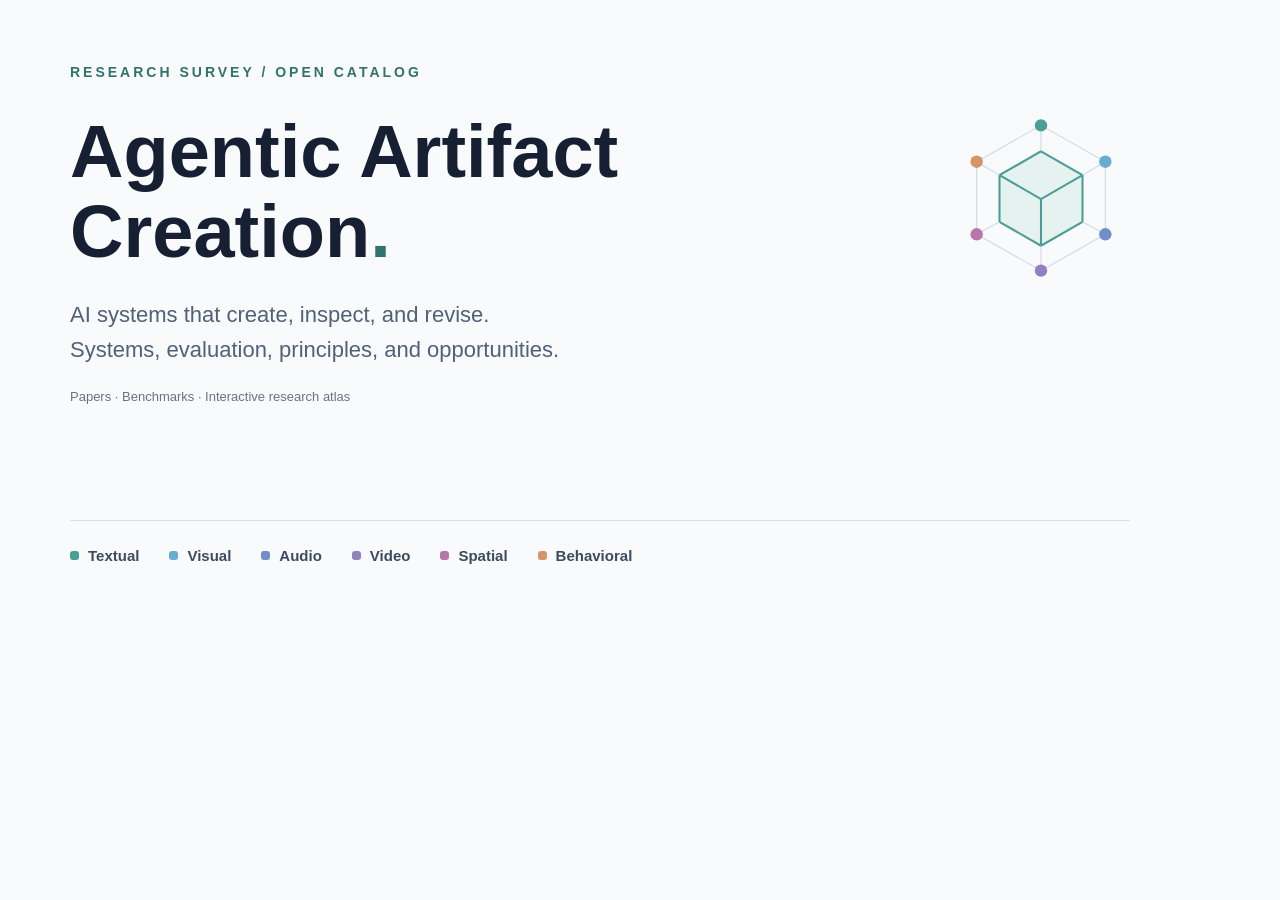
<file: scripts/templates/social-preview.html>
<!doctype html><html lang="en"><head><meta charset="utf-8"><title>Social preview artwork</title><style>
*{box-sizing:border-box}body{margin:0;width:1200px;height:630px;background:#f8fafb;color:#172033;font-family:-apple-system,BlinkMacSystemFont,"Segoe UI",Arial,sans-serif;padding:64px 70px;position:relative}.kicker{font-size:14px;letter-spacing:3px;font-weight:650;color:#2f746e;margin:0 0 32px}h1{font-size:74px;line-height:1.08;margin:0;font-weight:650;letter-spacing:0}h1 span{color:#2f746e}.subtitle{font-size:22px;line-height:1.6;color:#526078;max-width:790px;margin-top:25px}.families{position:absolute;bottom:66px;left:70px;right:70px;display:flex;gap:30px;border-top:1px solid #d6dfe6;padding-top:26px;font-size:15px;color:#3e4a5e}.families b{font-weight:550;display:flex;gap:9px;align-items:center}.families i{display:inline-block;width:9px;height:9px;border-radius:3px;background:var(--c)}svg{position:absolute;right:76px;top:115px;width:166px;height:166px}.foot{font-size:13px;color:#697386;margin-top:22px}
</style></head><body><p class="kicker">RESEARCH SURVEY / OPEN CATALOG</p><h1>Agentic Artifact<br>Creation<span>.</span></h1><p class="subtitle">AI systems that create, inspect, and revise.<br>Systems, evaluation, principles, and opportunities.</p><p class="foot">Papers · Benchmarks · Interactive research atlas</p><svg viewBox="0 0 160 160" fill="none"><path d="M80 10 142 45v70l-62 35-62-35V45Z" stroke="#cbd9de"/><path d="m80 35 40 23v45l-40 23-40-23V58Z" fill="#e5f2ef" stroke="#4c9d96" stroke-width="2"/><path d="m40 58 40 23 40-23M80 81v45" stroke="#4c9d96" stroke-width="2"/><path d="m80 10 0 25M142 45l-22 13M142 115l-22-12M80 150v-24M18 115l22-12M18 45l22 13" stroke="#cbd9de"/><circle cx="80" cy="10" r="6" fill="#4c9d96"/><circle cx="142" cy="45" r="6" fill="#66add0"/><circle cx="142" cy="115" r="6" fill="#718dca"/><circle cx="80" cy="150" r="6" fill="#9380c1"/><circle cx="18" cy="115" r="6" fill="#b777a7"/><circle cx="18" cy="45" r="6" fill="#d89368"/></svg><div class="families"><b style="--c:#4c9d96"><i></i>Textual</b><b style="--c:#66add0"><i></i>Visual</b><b style="--c:#718dca"><i></i>Audio</b><b style="--c:#9380c1"><i></i>Video</b><b style="--c:#b777a7"><i></i>Spatial</b><b style="--c:#d89368"><i></i>Behavioral</b></div></body></html>
</file>
